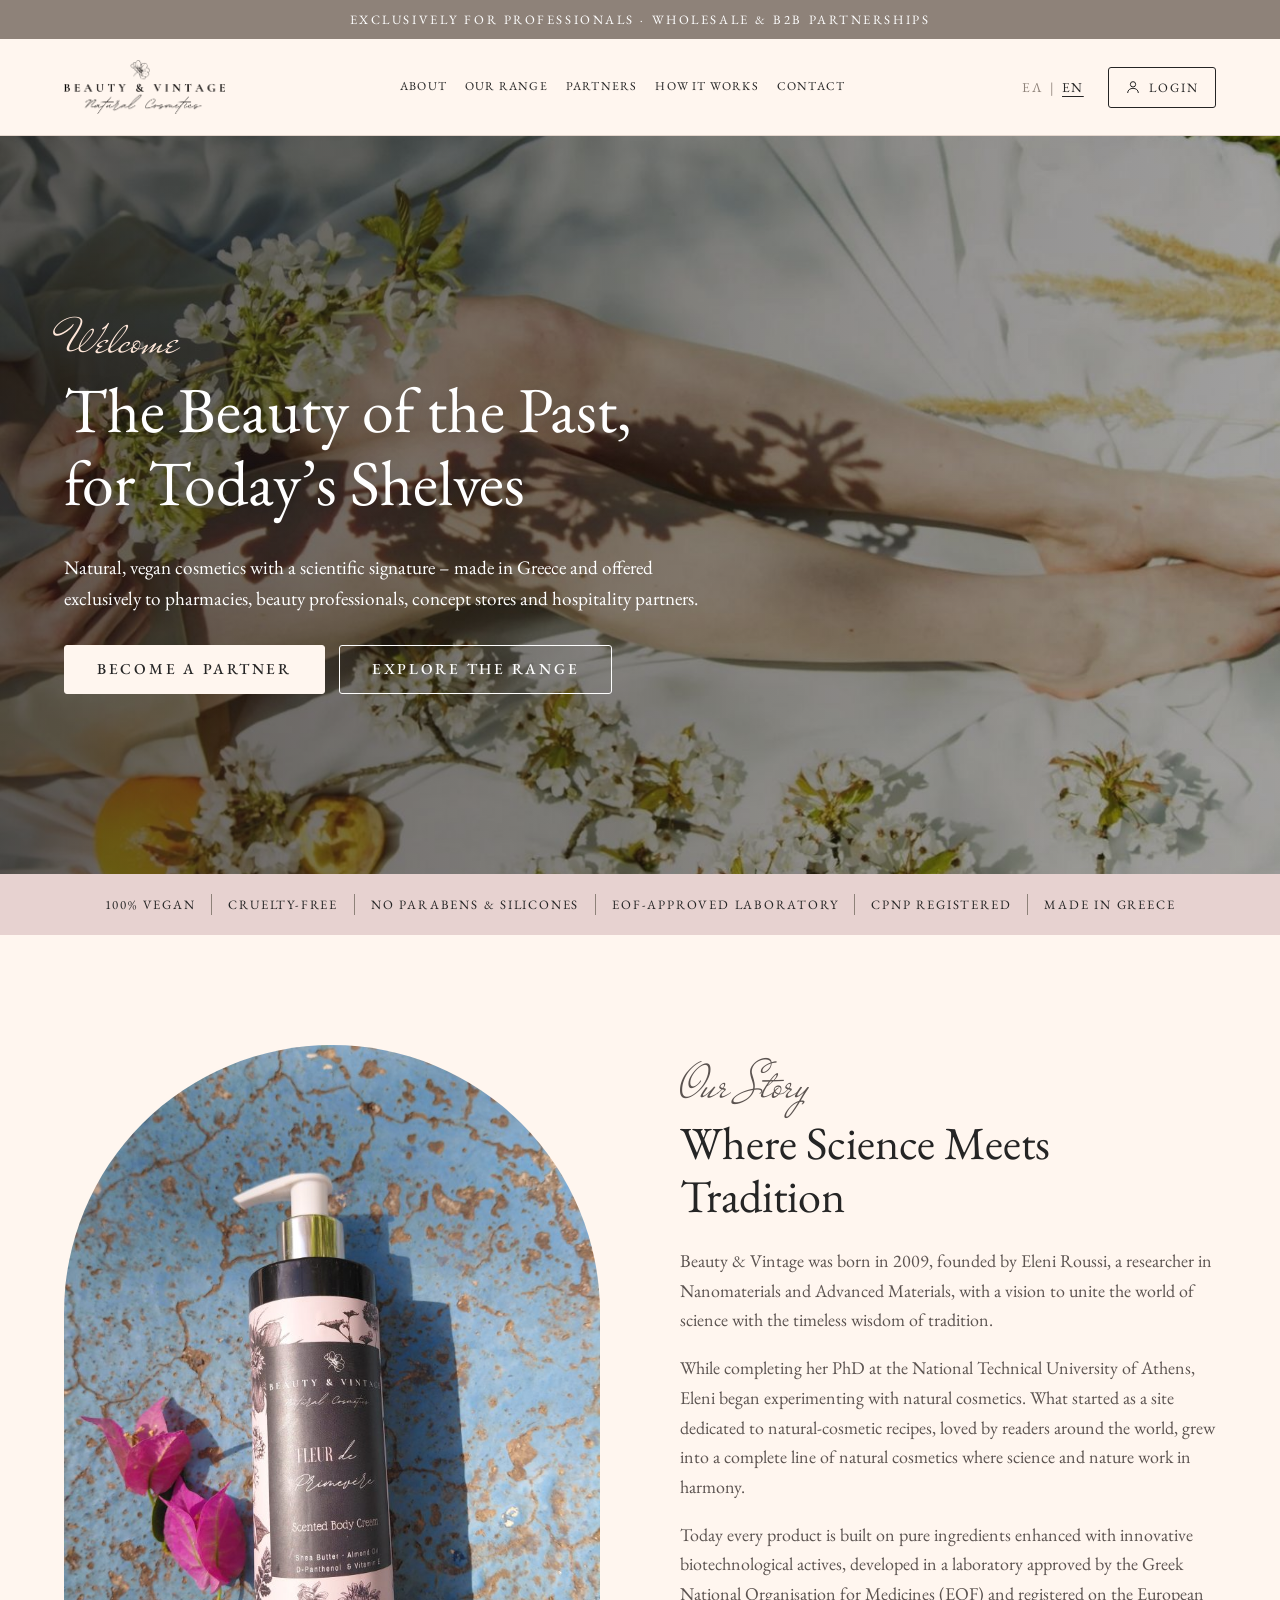
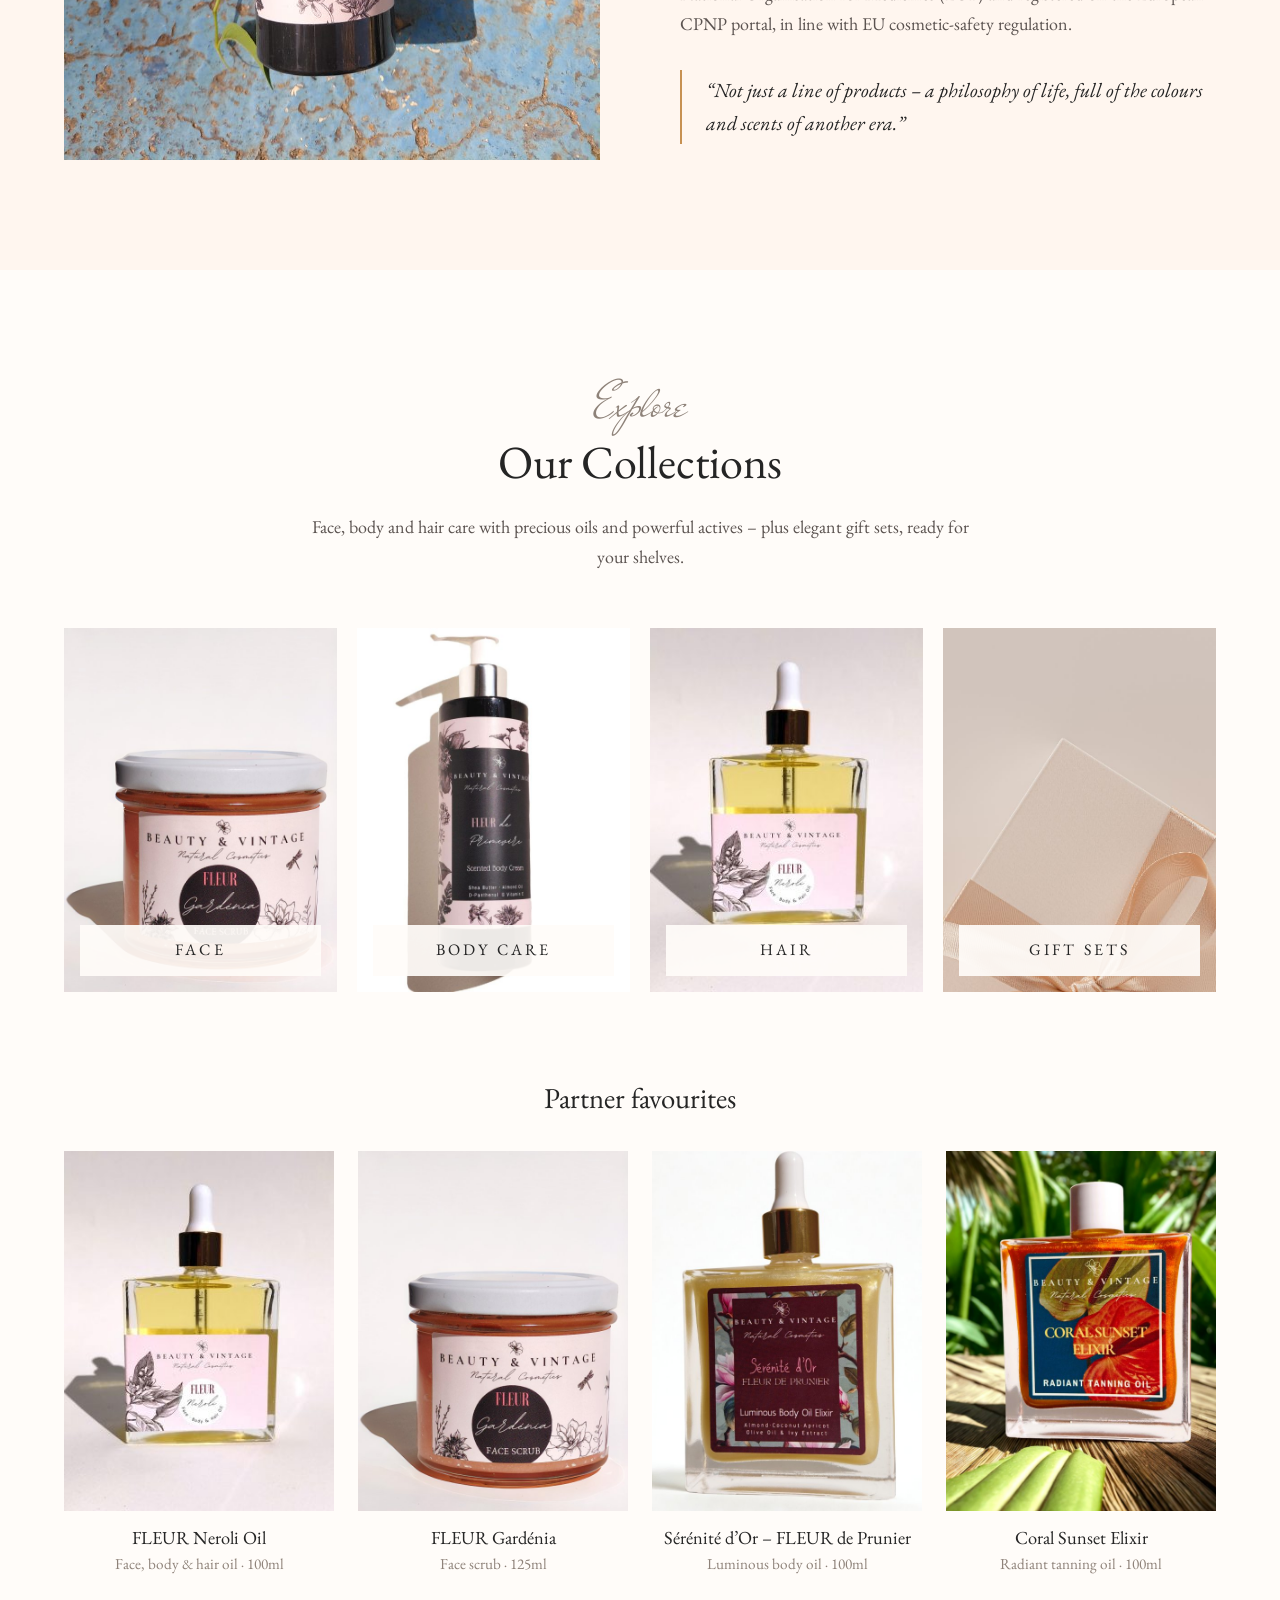
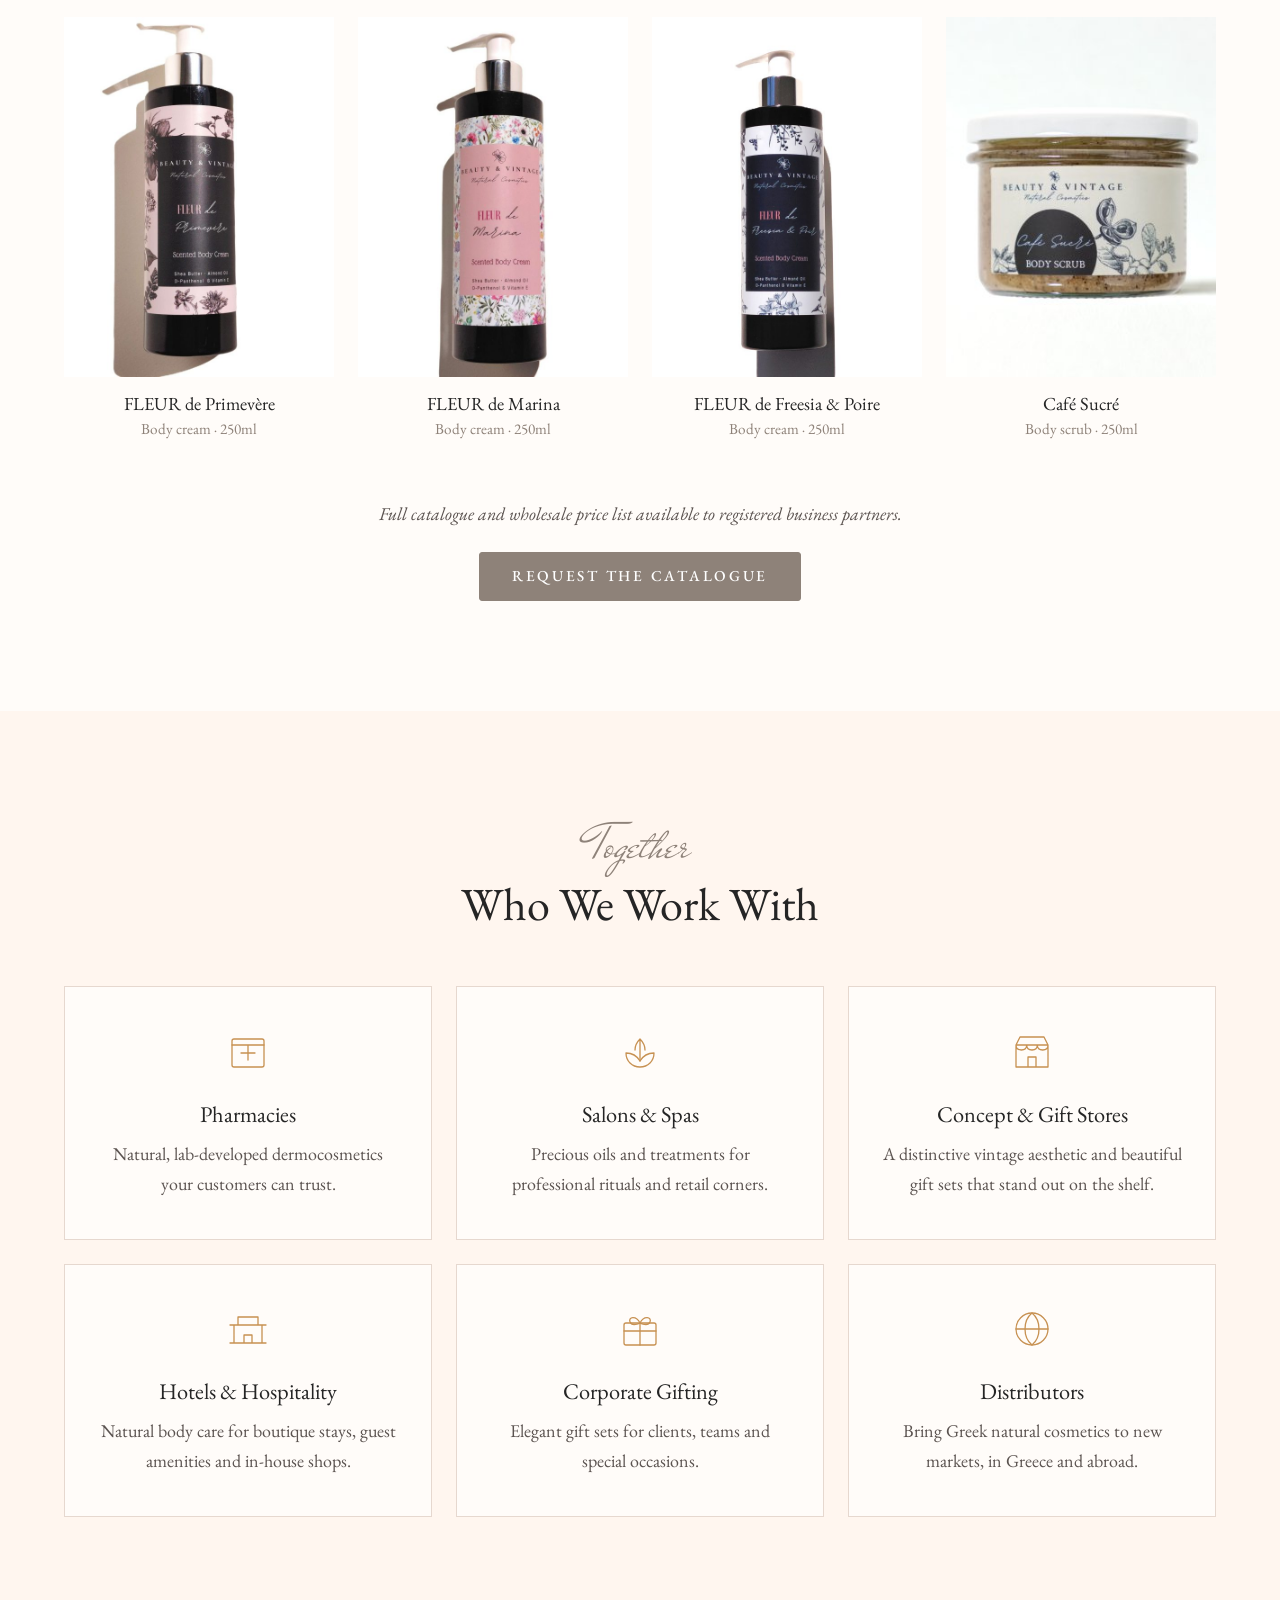
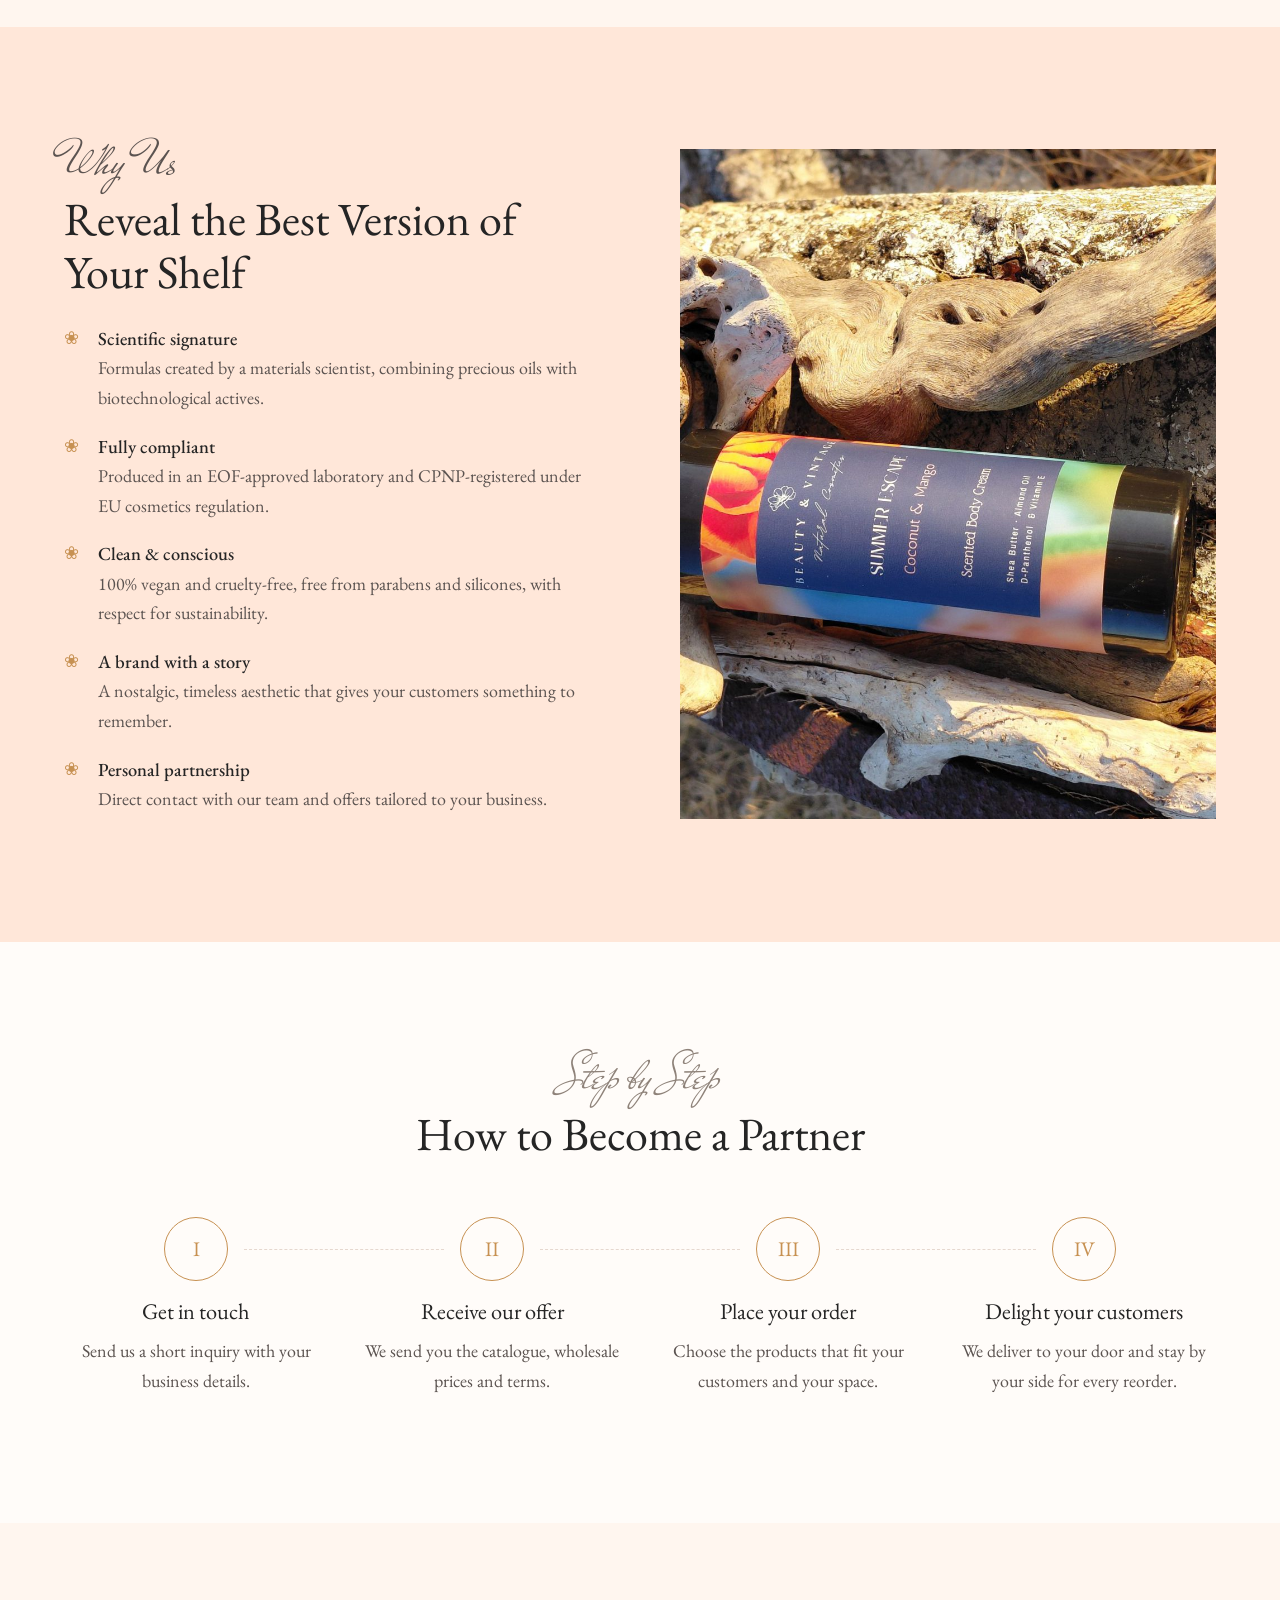
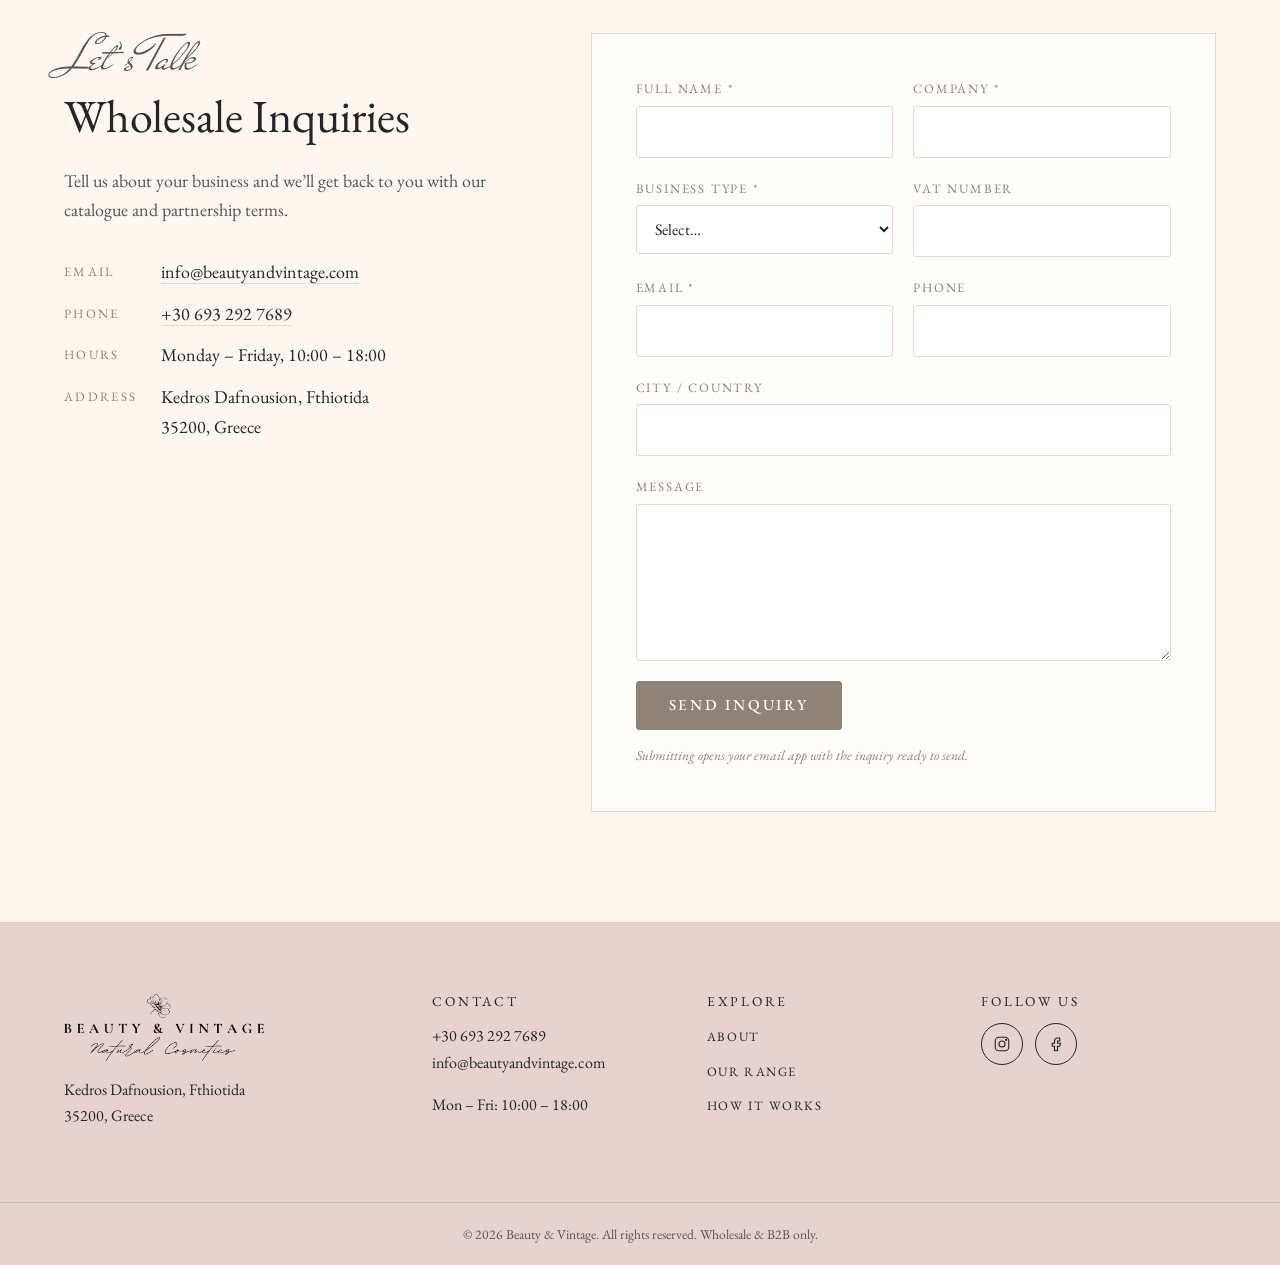
<file: index.html>
<!doctype html>
<html lang="en">
<head>
  <meta charset="utf-8">
  <meta name="viewport" content="width=device-width, initial-scale=1">
  <title>Beauty &amp; Vintage | Wholesale Natural Cosmetics</title>
  <meta name="description" content="Beauty & Vintage – natural, vegan cosmetics with a scientific signature, made in Greece. Wholesale and B2B partnerships for pharmacies, salons, spas, concept stores and hotels.">
  <meta property="og:title" content="Beauty & Vintage | Wholesale Natural Cosmetics">
  <meta property="og:description" content="Natural, vegan cosmetics made in Greece. Wholesale & B2B partnerships only.">
  <meta property="og:image" content="assets/img/hero.jpg">
  <meta property="og:type" content="website">
  <link rel="icon" type="image/png" href="assets/img/favicon.png">
  <link rel="preconnect" href="https://fonts.googleapis.com">
  <link rel="preconnect" href="https://fonts.gstatic.com" crossorigin>
  <link href="https://fonts.googleapis.com/css2?family=EB+Garamond:ital,wght@0,400..800;1,400..800&family=Mr+De+Haviland&display=swap" rel="stylesheet">
  <link rel="stylesheet" href="assets/css/style.css">
</head>
<body>

  <!-- Announcement bar -->
  <div class="topbar">
    <span lang="en">Exclusively for professionals &middot; Wholesale &amp; B2B partnerships</span>
    <span lang="el">Αποκλειστικά για επαγγελματίες &middot; Χονδρική &amp; B2B συνεργασίες</span>
  </div>

  <!-- Header -->
  <header class="header" id="top">
    <div class="header__inner container">
      <button class="nav-toggle" aria-label="Menu" aria-expanded="false" aria-controls="nav">
        <span></span><span></span><span></span>
      </button>

      <nav class="nav" id="nav">
        <a href="#about"><span lang="en">About</span><span lang="el">Η εταιρία</span></a>
        <a href="#range"><span lang="en">Our range</span><span lang="el">Προϊόντα</span></a>
        <a href="#partners"><span lang="en">Partners</span><span lang="el">Συνεργάτες</span></a>
        <a href="#how"><span lang="en">How it works</span><span lang="el">Διαδικασία</span></a>
        <a href="#contact"><span lang="en">Contact</span><span lang="el">Επικοινωνία</span></a>
      </nav>

      <a href="#top" class="logo" aria-label="Beauty &amp; Vintage – home">
        <img src="assets/img/logo.png" alt="Beauty &amp; Vintage – Natural Cosmetics" width="1314" height="441">
      </a>

      <div class="header__actions">
        <div class="lang-switch" role="group" aria-label="Language">
          <button type="button" data-set-lang="el">ΕΛ</button>
          <span aria-hidden="true">|</span>
          <button type="button" data-set-lang="en">EN</button>
        </div>
        <button type="button" class="login-btn" data-open-login>
          <svg viewBox="0 0 24 24" aria-hidden="true"><circle cx="12" cy="8" r="4"/><path d="M4 21c0-4.4 3.6-7 8-7s8 2.6 8 7"/></svg>
          <span lang="en">Login</span><span lang="el">Σύνδεση</span>
        </button>
      </div>
    </div>
  </header>

  <main>

    <!-- Hero -->
    <section class="hero">
      <div class="hero__content container">
        <p class="script">Welcome</p>
        <h1>
          <span lang="en">The Beauty of the Past,<br>for Today&rsquo;s Shelves</span>
          <span lang="el">Η Ομορφιά του Παρελθόντος<br>στα Ράφια του Σήμερα</span>
        </h1>
        <p class="hero__lead">
          <span lang="en">Natural, vegan cosmetics with a scientific signature &ndash; made in Greece and offered exclusively to pharmacies, beauty professionals, concept stores and hospitality partners.</span>
          <span lang="el">Φυσικά, vegan καλλυντικά με επιστημονική υπογραφή &ndash; φτιαγμένα στην Ελλάδα και διαθέσιμα αποκλειστικά σε φαρμακεία, επαγγελματίες ομορφιάς, concept stores και ξενοδοχειακές μονάδες.</span>
        </p>
        <div class="hero__ctas">
          <a href="#contact" class="btn btn--light"><span lang="en">Become a partner</span><span lang="el">Γίνετε συνεργάτης</span></a>
          <a href="#range" class="btn btn--ghost-light"><span lang="en">Explore the range</span><span lang="el">Δείτε τη σειρά</span></a>
        </div>
      </div>
    </section>

    <!-- Values strip -->
    <section class="values" aria-label="Product values">
      <ul class="values__list container">
        <li><span lang="en">100% Vegan</span><span lang="el">100% Vegan</span></li>
        <li><span lang="en">Cruelty-free</span><span lang="el">Cruelty-free</span></li>
        <li><span lang="en">No parabens &amp; silicones</span><span lang="el">Χωρίς parabens &amp; σιλικόνες</span></li>
        <li><span lang="en">EOF-approved laboratory</span><span lang="el">Εργαστήριο εγκεκριμένο από τον ΕΟΦ</span></li>
        <li><span lang="en">CPNP registered</span><span lang="el">Καταχωρημένα στο CPNP</span></li>
        <li><span lang="en">Made in Greece</span><span lang="el">Made in Greece</span></li>
      </ul>
    </section>

    <!-- About -->
    <section class="about section" id="about">
      <div class="container split">
        <figure class="split__media arch">
          <img src="assets/img/lifestyle1.jpg" alt="Beauty &amp; Vintage products" loading="lazy" width="768" height="1024">
        </figure>
        <div class="split__text">
          <p class="script">Our Story</p>
          <h2>
            <span lang="en">Where Science Meets Tradition</span>
            <span lang="el">Εκεί που η Επιστήμη Συναντά την Παράδοση</span>
          </h2>
          <div lang="en">
            <p>Beauty &amp; Vintage was born in 2009, founded by Eleni Roussi, a researcher in Nanomaterials and Advanced Materials, with a vision to unite the world of science with the timeless wisdom of tradition.</p>
            <p>While completing her PhD at the National Technical University of Athens, Eleni began experimenting with natural cosmetics. What started as a site dedicated to natural-cosmetic recipes, loved by readers around the world, grew into a complete line of natural cosmetics where science and nature work in harmony.</p>
            <p>Today every product is built on pure ingredients enhanced with innovative biotechnological actives, developed in a laboratory approved by the Greek National Organisation for Medicines (EOF) and registered on the European CPNP portal, in line with EU cosmetic-safety regulation.</p>
          </div>
          <div lang="el">
            <p>Το Beauty and Vintage γεννήθηκε το 2009 από την Ελένη Ρούσση, ερευνήτρια στον τομέα των Νανοϋλικών και Προηγμένων Υλικών, με όραμα να ενώσει τον κόσμο της επιστήμης με τη διαχρονική σοφία της παράδοσης.</p>
            <p>Καθώς ολοκλήρωνε το διδακτορικό της στο Εθνικό Μετσόβιο Πολυτεχνείο, η Ελένη άρχισε να πειραματίζεται με την παρασκευή φυσικών καλλυντικών. Ένα site αφιερωμένο σε συνταγές φυσικών καλλυντικών, που αγαπήθηκε από κοινό σε όλο τον κόσμο, εξελίχθηκε σε μια ολοκληρωμένη σειρά όπου η επιστήμη και η φύση συνεργάζονται αρμονικά.</p>
            <p>Σήμερα κάθε προϊόν βασίζεται σε αγνά συστατικά, ενισχυμένα με καινοτόμα βιοτεχνολογικά ενεργά συστατικά, αναπτύσσεται σε εργαστήριο εγκεκριμένο από τον ΕΟΦ και είναι καταχωρημένο στην ευρωπαϊκή πλατφόρμα CPNP, σύμφωνα με την ευρωπαϊκή νομοθεσία για την ασφάλεια των καλλυντικών.</p>
          </div>
          <blockquote>
            <span lang="en">&ldquo;Not just a line of products &ndash; a philosophy of life, full of the colours and scents of another era.&rdquo;</span>
            <span lang="el">&laquo;Δεν είναι απλώς μια σειρά προϊόντων. Είναι μια φιλοσοφία ζωής, γεμάτη από χρώματα και αρώματα μιας άλλης εποχής.&raquo;</span>
          </blockquote>
        </div>
      </div>
    </section>

    <!-- Range -->
    <section class="range section section--tint" id="range">
      <div class="container">
        <header class="section__head">
          <p class="script">Explore</p>
          <h2><span lang="en">Our Collections</span><span lang="el">Οι Συλλογές μας</span></h2>
          <p><span lang="en">Face, body and hair care with precious oils and powerful actives &ndash; plus elegant gift sets, ready for your shelves.</span><span lang="el">Περιποίηση για πρόσωπο, σώμα και μαλλιά με πολύτιμα έλαια και ισχυρά ενεργά συστατικά &ndash; καθώς και κομψά σετ δώρου, έτοιμα για τα ράφια σας.</span></p>
        </header>

        <div class="cats">
          <article class="cat">
            <img src="assets/img/p-gardenia.jpg" alt="" loading="lazy" width="600" height="800">
            <div class="cat__label"><span lang="en">Face</span><span lang="el">Πρόσωπο</span></div>
          </article>
          <article class="cat">
            <img src="assets/img/p-primevere.jpg" alt="" loading="lazy" width="600" height="800">
            <div class="cat__label"><span lang="en">Body Care</span><span lang="el">Σώμα</span></div>
          </article>
          <article class="cat">
            <img src="assets/img/p-neroli.jpg" alt="" loading="lazy" width="300" height="400">
            <div class="cat__label"><span lang="en">Hair</span><span lang="el">Μαλλιά</span></div>
          </article>
          <article class="cat">
            <img src="assets/img/feature.jpg" alt="" loading="lazy" width="591" height="1063">
            <div class="cat__label"><span lang="en">Gift Sets</span><span lang="el">Σετ Δώρων</span></div>
          </article>
        </div>

        <h3 class="subhead"><span lang="en">Partner favourites</span><span lang="el">Αγαπημένα των συνεργατών μας</span></h3>
        <div class="products">
          <article class="product">
            <img src="assets/img/p-neroli.jpg" alt="FLEUR Neroli Oil" loading="lazy" width="300" height="400">
            <h4>FLEUR Neroli Oil</h4>
            <p><span lang="en">Face, body &amp; hair oil &middot; 100ml</span><span lang="el">Έλαιο προσώπου, σώματος &amp; μαλλιών &middot; 100ml</span></p>
          </article>
          <article class="product">
            <img src="assets/img/p-gardenia.jpg" alt="FLEUR Gardénia Face Scrub" loading="lazy" width="600" height="800">
            <h4>FLEUR Gardénia</h4>
            <p><span lang="en">Face scrub &middot; 125ml</span><span lang="el">Απολέπιση προσώπου &middot; 125ml</span></p>
          </article>
          <article class="product">
            <img src="assets/img/p-prunier.jpg" alt="Sérénité d’Or – FLEUR de Prunier Luminous Body Oil" loading="lazy" width="600" height="800">
            <h4>Sérénité d&rsquo;Or &ndash; FLEUR de Prunier</h4>
            <p><span lang="en">Luminous body oil &middot; 100ml</span><span lang="el">Λαδάκι λάμψης σώματος &middot; 100ml</span></p>
          </article>
          <article class="product">
            <img src="assets/img/p-coral.jpg" alt="Coral Sunset Elixir Radiant Tanning Oil" loading="lazy" width="600" height="800">
            <h4>Coral Sunset Elixir</h4>
            <p><span lang="en">Radiant tanning oil &middot; 100ml</span><span lang="el">Λάδι μαυρίσματος &middot; 100ml</span></p>
          </article>
          <article class="product">
            <img src="assets/img/p-primevere.jpg" alt="FLEUR de Primevère Body Cream" loading="lazy" width="600" height="800">
            <h4>FLEUR de Primevère</h4>
            <p><span lang="en">Body cream &middot; 250ml</span><span lang="el">Κρέμα σώματος &middot; 250ml</span></p>
          </article>
          <article class="product">
            <img src="assets/img/p-marina.jpg" alt="FLEUR de Marina Body Cream" loading="lazy" width="600" height="800">
            <h4>FLEUR de Marina</h4>
            <p><span lang="en">Body cream &middot; 250ml</span><span lang="el">Κρέμα σώματος &middot; 250ml</span></p>
          </article>
          <article class="product">
            <img src="assets/img/p-freesia.jpg" alt="FLEUR de Freesia &amp; Poire Body Cream" loading="lazy" width="600" height="800">
            <h4>FLEUR de Freesia &amp; Poire</h4>
            <p><span lang="en">Body cream &middot; 250ml</span><span lang="el">Κρέμα σώματος &middot; 250ml</span></p>
          </article>
          <article class="product">
            <img src="assets/img/p-cafe.jpg" alt="Café Sucré Body Scrub" loading="lazy" width="300" height="400">
            <h4>Café Sucré</h4>
            <p><span lang="en">Body scrub &middot; 250ml</span><span lang="el">Απολέπιση σώματος &middot; 250ml</span></p>
          </article>
        </div>
        <p class="range__note">
          <span lang="en">Full catalogue and wholesale price list available to registered business partners.</span>
          <span lang="el">Ο πλήρης κατάλογος και ο τιμοκατάλογος χονδρικής είναι διαθέσιμοι στους εγγεγραμμένους επαγγελματίες συνεργάτες.</span>
        </p>
        <div class="center"><a href="#contact" class="btn"><span lang="en">Request the catalogue</span><span lang="el">Ζητήστε τον κατάλογο</span></a></div>
      </div>
    </section>

    <!-- Partners -->
    <section class="partners section" id="partners">
      <div class="container">
        <header class="section__head">
          <p class="script">Together</p>
          <h2><span lang="en">Who We Work With</span><span lang="el">Με Ποιους Συνεργαζόμαστε</span></h2>
        </header>
        <div class="cards">
          <article class="card">
            <svg class="card__icon" viewBox="0 0 48 48" aria-hidden="true"><rect x="8" y="12" width="32" height="28" rx="2"/><path d="M24 19v14M17 26h14M8 18h32"/></svg>
            <h3><span lang="en">Pharmacies</span><span lang="el">Φαρμακεία</span></h3>
            <p><span lang="en">Natural, lab-developed dermocosmetics your customers can trust.</span><span lang="el">Φυσικά, εργαστηριακά ανεπτυγμένα καλλυντικά που εμπιστεύονται οι πελάτες σας.</span></p>
          </article>
          <article class="card">
            <svg class="card__icon" viewBox="0 0 48 48" aria-hidden="true"><path d="M24 40c-8 0-14-6-14-14 6 0 11 3 14 8 3-5 8-8 14-8 0 8-6 14-14 14z"/><path d="M24 34c0-8 0-14 0-22M24 12c-3 3-5 7-5 11M24 12c3 3 5 7 5 11"/></svg>
            <h3><span lang="en">Salons &amp; Spas</span><span lang="el">Κομμωτήρια &amp; Spa</span></h3>
            <p><span lang="en">Precious oils and treatments for professional rituals and retail corners.</span><span lang="el">Πολύτιμα έλαια και προϊόντα για επαγγελματικές θεραπείες και γωνιές λιανικής.</span></p>
          </article>
          <article class="card">
            <svg class="card__icon" viewBox="0 0 48 48" aria-hidden="true"><path d="M8 18l4-8h24l4 8M8 18h32v22H8zM8 18c0 3 2 5 5.3 5S18.7 21 18.7 18c0 3 2 5 5.3 5s5.3-2 5.3-5c0 3 2 5 5.4 5S40 21 40 18M20 40V30h8v10"/></svg>
            <h3><span lang="en">Concept &amp; Gift Stores</span><span lang="el">Concept &amp; Gift Stores</span></h3>
            <p><span lang="en">A distinctive vintage aesthetic and beautiful gift sets that stand out on the shelf.</span><span lang="el">Ξεχωριστή vintage αισθητική και όμορφα σετ δώρου που ξεχωρίζουν στο ράφι.</span></p>
          </article>
          <article class="card">
            <svg class="card__icon" viewBox="0 0 48 48" aria-hidden="true"><path d="M6 38h36M10 38V20h28v18M6 20h36M14 20V12h20v8M20 38v-8h8v8"/></svg>
            <h3><span lang="en">Hotels &amp; Hospitality</span><span lang="el">Ξενοδοχεία &amp; Φιλοξενία</span></h3>
            <p><span lang="en">Natural body care for boutique stays, guest amenities and in-house shops.</span><span lang="el">Φυσική περιποίηση για boutique καταλύματα, amenities επισκεπτών και καταστήματα.</span></p>
          </article>
          <article class="card">
            <svg class="card__icon" viewBox="0 0 48 48" aria-hidden="true"><rect x="8" y="18" width="32" height="22" rx="2"/><path d="M8 26h32M24 18v22M24 18c-4-8-12-6-10-1s10 1 10 1zM24 18c4-8 12-6 10-1s-10 1-10 1z"/></svg>
            <h3><span lang="en">Corporate Gifting</span><span lang="el">Εταιρικά Δώρα</span></h3>
            <p><span lang="en">Elegant gift sets for clients, teams and special occasions.</span><span lang="el">Κομψά σετ δώρου για πελάτες, ομάδες και ξεχωριστές περιστάσεις.</span></p>
          </article>
          <article class="card">
            <svg class="card__icon" viewBox="0 0 48 48" aria-hidden="true"><circle cx="24" cy="24" r="16"/><path d="M8 24h32M24 8c5 4 7 10 7 16s-2 12-7 16c-5-4-7-10-7-16s2-12 7-16z"/></svg>
            <h3><span lang="en">Distributors</span><span lang="el">Διανομείς</span></h3>
            <p><span lang="en">Bring Greek natural cosmetics to new markets, in Greece and abroad.</span><span lang="el">Φέρτε τα ελληνικά φυσικά καλλυντικά σε νέες αγορές, στην Ελλάδα και το εξωτερικό.</span></p>
          </article>
        </div>
      </div>
    </section>

    <!-- Why us -->
    <section class="why section section--photo">
      <div class="container split split--reverse">
        <figure class="split__media">
          <img src="assets/img/lifestyle2.jpg" alt="Summer Escape scented body cream on driftwood" loading="lazy" width="1600" height="1200">
        </figure>
        <div class="split__text">
          <p class="script">Why Us</p>
          <h2><span lang="en">Reveal the Best Version of Your Shelf</span><span lang="el">Αναδείξτε την Καλύτερη Εκδοχή του Ραφιού σας</span></h2>
          <ul class="checklist">
            <li>
              <strong><span lang="en">Scientific signature</span><span lang="el">Επιστημονική υπογραφή</span></strong>
              <span lang="en">Formulas created by a materials scientist, combining precious oils with biotechnological actives.</span>
              <span lang="el">Φόρμουλες από ερευνήτρια επιστήμης υλικών, που συνδυάζουν πολύτιμα έλαια με βιοτεχνολογικά ενεργά.</span>
            </li>
            <li>
              <strong><span lang="en">Fully compliant</span><span lang="el">Πλήρης συμμόρφωση</span></strong>
              <span lang="en">Produced in an EOF-approved laboratory and CPNP-registered under EU cosmetics regulation.</span>
              <span lang="el">Παραγωγή σε εργαστήριο εγκεκριμένο από τον ΕΟΦ, με καταχώριση στο CPNP σύμφωνα με την ευρωπαϊκή νομοθεσία.</span>
            </li>
            <li>
              <strong><span lang="en">Clean &amp; conscious</span><span lang="el">Καθαρές &amp; συνειδητές φόρμουλες</span></strong>
              <span lang="en">100% vegan and cruelty-free, free from parabens and silicones, with respect for sustainability.</span>
              <span lang="el">100% vegan και cruelty-free, χωρίς parabens και σιλικόνες, με σεβασμό στη βιωσιμότητα.</span>
            </li>
            <li>
              <strong><span lang="en">A brand with a story</span><span lang="el">Ένα brand με ιστορία</span></strong>
              <span lang="en">A nostalgic, timeless aesthetic that gives your customers something to remember.</span>
              <span lang="el">Μια νοσταλγική, διαχρονική αισθητική που χαρίζει στους πελάτες σας μια εμπειρία να θυμούνται.</span>
            </li>
            <li>
              <strong><span lang="en">Personal partnership</span><span lang="el">Προσωπική συνεργασία</span></strong>
              <span lang="en">Direct contact with our team and offers tailored to your business.</span>
              <span lang="el">Άμεση επικοινωνία με την ομάδα μας και προτάσεις προσαρμοσμένες στην επιχείρησή σας.</span>
            </li>
          </ul>
        </div>
      </div>
    </section>

    <!-- How it works -->
    <section class="how section section--tint" id="how">
      <div class="container">
        <header class="section__head">
          <p class="script">Step by Step</p>
          <h2><span lang="en">How to Become a Partner</span><span lang="el">Πώς να Γίνετε Συνεργάτης</span></h2>
        </header>
        <ol class="steps">
          <li>
            <span class="steps__num">I</span>
            <h3><span lang="en">Get in touch</span><span lang="el">Επικοινωνήστε</span></h3>
            <p><span lang="en">Send us a short inquiry with your business details.</span><span lang="el">Στείλτε μας ένα σύντομο αίτημα με τα στοιχεία της επιχείρησής σας.</span></p>
          </li>
          <li>
            <span class="steps__num">II</span>
            <h3><span lang="en">Receive our offer</span><span lang="el">Λάβετε την πρότασή μας</span></h3>
            <p><span lang="en">We send you the catalogue, wholesale prices and terms.</span><span lang="el">Σας αποστέλλουμε κατάλογο, τιμές χονδρικής και όρους συνεργασίας.</span></p>
          </li>
          <li>
            <span class="steps__num">III</span>
            <h3><span lang="en">Place your order</span><span lang="el">Κάντε την παραγγελία σας</span></h3>
            <p><span lang="en">Choose the products that fit your customers and your space.</span><span lang="el">Επιλέξτε τα προϊόντα που ταιριάζουν στους πελάτες και στον χώρο σας.</span></p>
          </li>
          <li>
            <span class="steps__num">IV</span>
            <h3><span lang="en">Delight your customers</span><span lang="el">Χαρίστε μια εμπειρία</span></h3>
            <p><span lang="en">We deliver to your door and stay by your side for every reorder.</span><span lang="el">Παραδίδουμε στον χώρο σας και είμαστε δίπλα σας σε κάθε νέα παραγγελία.</span></p>
          </li>
        </ol>
      </div>
    </section>

    <!-- Consumer notice -->
     <!--
    <section class="notice-band">
      <div class="container notice-band__inner">
        <div>
          <h2><span lang="en">Shopping for yourself?</span><span lang="el">Αγοράζετε για εσάς;</span></h2>
          <p><span lang="en">This website serves business partners only &ndash; we do not sell to individuals here. Please visit one of our retailers to find your Beauty &amp; Vintage favourites.</span><span lang="el">Η ιστοσελίδα αυτή απευθύνεται μόνο σε επαγγελματίες &ndash; δεν πραγματοποιούμε πωλήσεις σε ιδιώτες. Επισκεφθείτε ένα από τα σημεία πώλησής μας για να βρείτε τα αγαπημένα σας Beauty &amp; Vintage.</span></p>
        </div>
        <a href="https://beautyandvintage.com/" class="btn btn--light" target="_blank" rel="noopener"><span lang="en">Visit the retail store</span><span lang="el">Μετάβαση στο κατάστημα</span></a>
      </div>
    </section>
  -->

    <!-- Contact -->
    <section class="contact section" id="contact">
      <div class="container contact__grid">
        <div class="contact__info">
          <p class="script">Let&rsquo;s Talk</p>
          <h2><span lang="en">Wholesale Inquiries</span><span lang="el">Αιτήματα Χονδρικής</span></h2>
          <p><span lang="en">Tell us about your business and we&rsquo;ll get back to you with our catalogue and partnership terms.</span><span lang="el">Πείτε μας για την επιχείρησή σας και θα επικοινωνήσουμε μαζί σας με τον κατάλογο και τους όρους συνεργασίας.</span></p>
          <dl class="contact__list">
            <dt><span lang="en">Email</span><span lang="el">Email</span></dt>
            <dd><a href="mailto:info@beautyandvintage.com">info@beautyandvintage.com</a></dd>
            <dt><span lang="en">Phone</span><span lang="el">Τηλέφωνο</span></dt>
            <dd><a href="tel:+306932927689">+30 693 292 7689</a></dd>
            <dt><span lang="en">Hours</span><span lang="el">Ωράριο</span></dt>
            <dd><span lang="en">Monday &ndash; Friday, 10:00 &ndash; 18:00</span><span lang="el">Δευτέρα &ndash; Παρασκευή, 10:00 &ndash; 18:00</span></dd>
            <dt><span lang="en">Address</span><span lang="el">Διεύθυνση</span></dt>
            <dd><span lang="en">Kedros Dafnousion, Fthiotida<br>35200, Greece</span><span lang="el">Κέδρος Δαφνουσίων, Φθιώτιδα<br>Τ.Κ. 35200</span></dd>
          </dl>
        </div>

        <form class="form" id="inquiry-form" novalidate>
          <div class="form__row">
            <label><span lang="en">Full name *</span><span lang="el">Ονοματεπώνυμο *</span>
              <input type="text" name="name" required autocomplete="name">
            </label>
            <label><span lang="en">Company *</span><span lang="el">Επωνυμία επιχείρησης *</span>
              <input type="text" name="company" required autocomplete="organization">
            </label>
          </div>
          <div class="form__row">
            <label><span lang="en">Business type *</span><span lang="el">Είδος επιχείρησης *</span>
              <select name="type" required>
                <option value="" data-en="Select…" data-el="Επιλέξτε…"></option>
                <option data-en="Pharmacy" data-el="Φαρμακείο"></option>
                <option data-en="Beauty salon / Spa" data-el="Κομμωτήριο / Spa"></option>
                <option data-en="Concept / Gift store" data-el="Concept / Gift store"></option>
                <option data-en="Hotel / Hospitality" data-el="Ξενοδοχείο / Φιλοξενία"></option>
                <option data-en="Corporate gifting" data-el="Εταιρικά δώρα"></option>
                <option data-en="Distributor" data-el="Διανομέας"></option>
                <option data-en="Other" data-el="Άλλο"></option>
              </select>
            </label>
            <label><span lang="en">VAT number</span><span lang="el">ΑΦΜ</span>
              <input type="text" name="vat">
            </label>
          </div>
          <div class="form__row">
            <label><span lang="en">Email *</span><span lang="el">Email *</span>
              <input type="email" name="email" required autocomplete="email">
            </label>
            <label><span lang="en">Phone</span><span lang="el">Τηλέφωνο</span>
              <input type="tel" name="phone" autocomplete="tel">
            </label>
          </div>
          <label><span lang="en">City / Country</span><span lang="el">Πόλη / Χώρα</span>
            <input type="text" name="location" autocomplete="address-level2">
          </label>
          <label><span lang="en">Message</span><span lang="el">Μήνυμα</span>
            <textarea name="message" rows="5"></textarea>
          </label>
          <p class="form__error" role="alert" hidden>
            <span lang="en">Please fill in all required fields with a valid email.</span>
            <span lang="el">Παρακαλούμε συμπληρώστε όλα τα υποχρεωτικά πεδία με έγκυρο email.</span>
          </p>
          <button type="submit" class="btn"><span lang="en">Send inquiry</span><span lang="el">Αποστολή αιτήματος</span></button>
          <p class="form__hint"><span lang="en">Submitting opens your email app with the inquiry ready to send.</span><span lang="el">Με την υποβολή ανοίγει η εφαρμογή email σας με το αίτημα έτοιμο προς αποστολή.</span></p>
        </form>
      </div>
    </section>

  </main>

  <!-- Footer -->
  <footer class="footer">
    <div class="container footer__grid">
      <div>
        <img src="assets/img/logo.png" alt="Beauty &amp; Vintage" class="footer__logo" width="1314" height="441" loading="lazy">
        <p>
          <span lang="en">Kedros Dafnousion, Fthiotida<br>35200, Greece</span>
          <span lang="el">Κέδρος Δαφνουσίων, Φθιώτιδα<br>Τ.Κ. 35200</span>
        </p>
      </div>
      <div>
        <h3><span lang="en">Contact</span><span lang="el">Επικοινωνία</span></h3>
        <p><a href="tel:+306932927689">+30 693 292 7689</a><br><a href="mailto:info@beautyandvintage.com">info@beautyandvintage.com</a></p>
        <p><span lang="en">Mon &ndash; Fri: 10:00 &ndash; 18:00</span><span lang="el">Δευτ &ndash; Παρ: 10:00 &ndash; 18:00</span></p>
      </div>
      <div>
        <h3><span lang="en">Explore</span><span lang="el">Πλοήγηση</span></h3>
        <ul class="footer__links">
          <li><a href="#about"><span lang="en">About</span><span lang="el">Η εταιρία</span></a></li>
          <li><a href="#range"><span lang="en">Our range</span><span lang="el">Προϊόντα</span></a></li>
          <li><a href="#how"><span lang="en">How it works</span><span lang="el">Διαδικασία</span></a></li>
         <!-- <li><a href="https://beautyandvintage.com/" target="_blank" rel="noopener"><span lang="en">Retail store</span><span lang="el">Κατάστημα λιανικής</span></a></li> -->
        </ul>
      </div>
      <div>
        <h3><span lang="en">Follow us</span><span lang="el">Ακολουθήστε μας</span></h3>
        <div class="social">
          <a href="https://www.instagram.com/beautyandvintageshop/" target="_blank" rel="noopener" aria-label="Instagram">
            <svg viewBox="0 0 24 24" aria-hidden="true"><rect x="3" y="3" width="18" height="18" rx="5"/><circle cx="12" cy="12" r="4"/><circle cx="17.5" cy="6.5" r="0.8" class="fill"/></svg>
          </a>
          <a href="https://www.facebook.com/profile.php?id=100057308814128" target="_blank" rel="noopener" aria-label="Facebook">
            <svg viewBox="0 0 24 24" aria-hidden="true"><path d="M14 8h3V4h-3a4 4 0 0 0-4 4v3H7v4h3v6h4v-6h3l1-4h-4V8z"/></svg>
          </a>
        </div>
      </div>
    </div>
    <p class="footer__copy">&copy; <span id="year">2026</span> Beauty &amp; Vintage. <span lang="en">All rights reserved. Wholesale &amp; B2B only.</span><span lang="el">Με επιφύλαξη παντός δικαιώματος. Μόνο χονδρική &amp; B2B.</span></p>
  </footer>

  <!-- Login dialog -->
  <dialog class="modal" id="login-modal" tabindex="-1" autofocus aria-labelledby="login-title">
    <button type="button" class="modal__close" data-close-modal aria-label="Close">&times;</button>

    <div class="modal__view" data-view="login">
      <img src="assets/img/favicon.png" alt="" class="modal__flower">
      <h2 id="login-title"><span lang="en">Partner Login</span><span lang="el">Σύνδεση Συνεργατών</span></h2>
      <form id="login-form" novalidate>
        <label><span lang="en">Email</span><span lang="el">Email</span>
          <input type="email" autocomplete="username">
        </label>
        <label><span lang="en">Password</span><span lang="el">Κωδικός</span>
          <input type="password" autocomplete="current-password">
        </label>
        <button type="submit" class="btn btn--block"><span lang="en">Sign in</span><span lang="el">Σύνδεση</span></button>
      </form>
    </div>

    <div class="modal__view" data-view="notice" hidden>
      <img src="assets/img/favicon.png" alt="" class="modal__flower">
      <h2><span lang="en">We Sell to Businesses Only</span><span lang="el">Πωλούμε Μόνο σε Επαγγελματίες</span></h2>
      <p><span lang="en">Thank you for your interest in Beauty &amp; Vintage! This website is dedicated exclusively to <strong>B2B / wholesale</strong> partners, so we are unable to accept personal orders or customer accounts here.</span><span lang="el">Σας ευχαριστούμε για το ενδιαφέρον σας για το Beauty &amp; Vintage! Η ιστοσελίδα αυτή απευθύνεται αποκλειστικά σε <strong>επαγγελματίες / χονδρική</strong>, επομένως δεν μπορούμε να δεχθούμε προσωπικές παραγγελίες ή λογαριασμούς πελατών.</span></p>
      <p><span lang="en">To purchase our products for yourself, please <strong>visit one of our retailers</strong>.</span><span lang="el">Για να αγοράσετε τα προϊόντα μας για προσωπική χρήση, παρακαλούμε <strong>επισκεφθείτε ένα από τα σημεία λιανικής πώλησης</strong>.</span></p>
      <a href="https://www.tofarmakeiomou.gr/" class="btn btn--block" target="_blank" rel="noopener"><span lang="en">Visit a retailer</span><span lang="el">Μετάβαση σε κατάστημα λιανικής</span></a>
      <p class="modal__small">
        <span lang="en">Are you a business?</span><span lang="el">Είστε επαγγελματίας;</span>
        <a href="#contact" data-close-modal><span lang="en">Request a partner account</span><span lang="el">Ζητήστε λογαριασμό συνεργάτη</span></a>
      </p>
    </div>
  </dialog>

  <script src="assets/js/main.js"></script>
</body>
</html>
</file>
<file: assets/css/style.css>
/* Beauty & Vintage – B2B site
   Palette and typography mirror beautyandvintage.com */

:root {
  --ink: #252525;
  --ink-soft: #5b5350;
  --cream: #fff6ef;
  --cream-light: #fffcf9;
  --peach: #ffe7d9;
  --pale-pink: #e7d2d0;
  --taupe: #8e8279;
  --taupe-hover: #b39b98;
  --gold: #c79152;
  --line: #e6d8cf;
  --white: #fff;

  --font: "EB Garamond", Georgia, serif;
  --script: "Mr De Haviland", cursive;

  --container: 1200px;
  --radius: 3px;
  --header-h: 96px;
}

*, *::before, *::after { box-sizing: border-box; }

html { scroll-behavior: smooth; scroll-padding-top: var(--header-h); }

body {
  margin: 0;
  font-family: var(--font);
  font-size: 18px;
  line-height: 1.65;
  color: var(--ink);
  background: var(--cream);
  -webkit-font-smoothing: antialiased;
}

img { max-width: 100%; display: block; }
a { color: inherit; }
h1, h2, h3, h4 { font-weight: 400; line-height: 1.15; margin: 0 0 .5em; }
h1 { font-size: clamp(2.4rem, 5vw, 4.2rem); }
h2 { font-size: clamp(2rem, 3.6vw, 3rem); }
h3 { font-size: 1.4rem; }
p { margin: 0 0 1em; }

/* Bilingual content: hide whichever language is not active */
html[lang="en"] [lang="el"]:not(html),
html[lang="el"] [lang="en"]:not(html) { display: none !important; }

.container { width: 100%; max-width: var(--container); margin: 0 auto; padding: 0 24px; }
.center { text-align: center; }

.script {
  font-family: var(--script);
  font-size: clamp(2.4rem, 4vw, 3.4rem);
  line-height: 1;
  color: var(--taupe);
  margin: 0 0 .1em;
}

/* Buttons */
.btn {
  display: inline-block;
  padding: 14px 32px;
  font-family: var(--font);
  font-size: .95rem;
  font-weight: 500;
  letter-spacing: .18em;
  text-transform: uppercase;
  text-decoration: none;
  line-height: 1.25;
  color: var(--white);
  background: var(--taupe);
  border: 1px solid var(--taupe);
  border-radius: var(--radius);
  cursor: pointer;
  transition: background .25s, color .25s, border-color .25s;
}
.btn:hover { background: var(--taupe-hover); border-color: var(--taupe-hover); }
.btn--light { background: var(--cream); color: var(--ink); border-color: var(--cream); }
.btn--light:hover { background: transparent; color: var(--white); border-color: var(--white); }
.btn--ghost-light { background: transparent; color: var(--white); border-color: var(--white); }
.btn--ghost-light:hover { background: var(--cream); color: var(--ink); border-color: var(--cream); }
.btn--block { display: block; width: 100%; text-align: center; }

/* Top bar */
.topbar {
  background: var(--taupe);
  color: var(--white);
  text-align: center;
  font-size: .8rem;
  letter-spacing: .2em;
  text-transform: uppercase;
  padding: 9px 16px;
}

/* Header */
.header {
  position: sticky;
  top: 0;
  z-index: 50;
  background: rgba(255, 246, 239, .96);
  backdrop-filter: blur(6px);
  border-bottom: 1px solid var(--line);
}
.header__inner {
  display: grid;
  grid-template-columns: auto 1fr auto;
  gap: 24px;
  align-items: center;
  height: var(--header-h);
}
.logo { grid-column: 1; grid-row: 1; }
.logo img { height: 66px; width: auto; }

.nav { grid-column: 2; grid-row: 1; justify-self: center; display: flex; gap: 22px; white-space: nowrap; }
.nav a, .footer__links a {
  text-decoration: none;
  font-size: .82rem;
  letter-spacing: .12em;
  text-transform: uppercase;
  position: relative;
}
.nav a::after {
  content: "";
  position: absolute;
  left: 0; bottom: -4px;
  width: 0; height: 1px;
  background: currentColor;
  transition: width .3s;
}
.nav a:hover::after { width: 100%; }

.header__actions { grid-column: 3; grid-row: 1; justify-self: end; display: flex; align-items: center; gap: 22px; }

.lang-switch { display: flex; align-items: center; gap: 6px; color: var(--taupe); font-size: .85rem; }
.lang-switch button {
  background: none; border: 0; padding: 2px; cursor: pointer;
  font: inherit; letter-spacing: .1em; color: var(--taupe);
}
.lang-switch button[aria-pressed="true"] { color: var(--ink); text-decoration: underline; text-underline-offset: 4px; }

.login-btn {
  display: inline-flex; align-items: center; gap: 8px;
  background: none; border: 1px solid var(--ink); border-radius: var(--radius);
  padding: 9px 16px; cursor: pointer;
  font: inherit; font-size: .8rem; letter-spacing: .16em; text-transform: uppercase; color: var(--ink);
  transition: background .25s, color .25s;
}
.login-btn:hover { background: var(--ink); color: var(--cream); }
.login-btn svg { width: 16px; height: 16px; fill: none; stroke: currentColor; stroke-width: 1.5; }

.nav-toggle {
  display: none;
  grid-column: 1; grid-row: 1;
  width: 32px; height: 24px;
  background: none; border: 0; padding: 0; cursor: pointer;
  flex-direction: column; justify-content: space-between;
}
.nav-toggle span { display: block; height: 1px; background: var(--ink); transition: transform .3s, opacity .3s; }
.nav-toggle[aria-expanded="true"] span:nth-child(1) { transform: translateY(11.5px) rotate(45deg); }
.nav-toggle[aria-expanded="true"] span:nth-child(2) { opacity: 0; }
.nav-toggle[aria-expanded="true"] span:nth-child(3) { transform: translateY(-11.5px) rotate(-45deg); }

/* Hero */
.hero {
  position: relative;
  min-height: min(82vh, 760px);
  display: flex;
  align-items: center;
  color: var(--white);
  background: url("../img/hero.jpg") center / cover no-repeat;
}
.hero::before {
  content: "";
  position: absolute; inset: 0;
  background: linear-gradient(90deg, rgba(37, 30, 28, .55) 0%, rgba(37, 30, 28, .25) 60%, rgba(37, 30, 28, .1) 100%);
}
.hero__content { position: relative; padding-top: 80px; padding-bottom: 80px; }
.hero .script { color: var(--peach); }
.hero h1 { max-width: 16em; text-shadow: 0 2px 20px rgba(0, 0, 0, .2); }
.hero__lead { max-width: 34em; font-size: 1.2rem; }
.hero__ctas { display: flex; flex-wrap: wrap; gap: 14px; margin-top: 30px; }

/* Values strip */
.values { background: var(--pale-pink); }
.values__list {
  list-style: none; margin: 0 auto; padding-top: 20px; padding-bottom: 20px;
  display: flex; flex-wrap: wrap; justify-content: center; gap: 10px 0;
}
.values__list li {
  font-size: .8rem; letter-spacing: .14em; text-transform: uppercase;
  padding: 0 16px;
}
.values__list li + li { border-left: 1px solid var(--taupe); }

/* Sections */
.section { padding: 110px 0; }
.section--tint { background: var(--cream-light); }
.section__head { text-align: center; max-width: 680px; margin: 0 auto 56px; }
.section__head p:not(.script) { color: var(--ink-soft); }

.split { display: grid; grid-template-columns: 1fr 1fr; gap: 80px; align-items: center; }
.split--reverse .split__media { order: 2; }
.split__media { margin: 0; }
.split__media img { width: 100%; height: 100%; object-fit: cover; }
.split__text p { color: var(--ink-soft); }
.arch img { height: auto; border-radius: 300px 300px 0 0; aspect-ratio: 3 / 4; }

blockquote {
  margin: 32px 0 0;
  padding: 4px 0 4px 24px;
  border-left: 2px solid var(--gold);
  font-style: italic;
  font-size: 1.25rem;
  color: var(--ink);
}

/* Range */
.cats { display: grid; grid-template-columns: repeat(4, 1fr); gap: 20px; margin-bottom: 90px; }
.cat { position: relative; overflow: hidden; aspect-ratio: 3 / 4; background: var(--pale-pink); }
.cat img { width: 100%; height: 100%; object-fit: cover; transition: transform .8s ease; }
.cat:hover img { transform: scale(1.05); }
.cat__label {
  position: absolute; left: 16px; right: 16px; bottom: 16px;
  background: rgba(255, 252, 249, .92);
  text-align: center; padding: 12px;
  font-size: 1rem; letter-spacing: .2em; text-transform: uppercase;
}

.subhead { text-align: center; font-size: 1.8rem; margin-bottom: 36px; }
.products { display: grid; grid-template-columns: repeat(4, 1fr); gap: 40px 24px; }
.product { text-align: center; }
.product img { width: 100%; height: auto; aspect-ratio: 3 / 4; object-fit: cover; margin-bottom: 16px; background: var(--pale-pink); }
.product h4 { font-size: 1.15rem; margin-bottom: .2em; }
.product p { font-size: .95rem; color: var(--taupe); margin: 0; }
.range__note { text-align: center; color: var(--ink-soft); font-style: italic; margin: 56px 0 24px; }

/* Partner cards */
.cards { display: grid; grid-template-columns: repeat(3, 1fr); gap: 24px; }
.card {
  background: var(--cream-light);
  border: 1px solid var(--line);
  padding: 40px 32px;
  text-align: center;
  transition: transform .3s, box-shadow .3s;
}
.card:hover { transform: translateY(-4px); box-shadow: 0 14px 30px rgba(142, 130, 121, .15); }
.card__icon { width: 48px; height: 48px; margin: 0 auto 18px; fill: none; stroke: var(--gold); stroke-width: 1.3; stroke-linejoin: round; stroke-linecap: round; }
.card p { color: var(--ink-soft); margin: 0; }

/* Why us */
.section--photo { background: var(--peach); }
.section--photo .split__media img { height: auto; aspect-ratio: 4 / 5; }
.checklist { list-style: none; padding: 0; margin: 24px 0 0; }
.checklist li {
  position: relative;
  padding: 0 0 18px 34px;
  color: var(--ink-soft);
}
.checklist li::before {
  content: "\2740";
  position: absolute; left: 0; top: 0;
  color: var(--gold);
}
.checklist strong { display: block; font-weight: 500; color: var(--ink); font-size: 1.15rem; }

/* Steps */
.steps { list-style: none; padding: 0; margin: 0; display: grid; grid-template-columns: repeat(4, 1fr); gap: 32px; counter-reset: s; }
.steps li { text-align: center; position: relative; }
.steps__num {
  display: inline-flex; align-items: center; justify-content: center;
  width: 64px; height: 64px; margin-bottom: 18px;
  border: 1px solid var(--gold); border-radius: 50%;
  color: var(--gold); font-size: 1.3rem;
}
.steps li:not(:last-child)::after {
  content: "";
  position: absolute; top: 32px; left: calc(50% + 48px); right: calc(-50% + 16px);
  border-top: 1px dashed var(--line);
}
.steps p { color: var(--ink-soft); }

/* Consumer notice band */
.notice-band { background: var(--taupe); color: var(--white); padding: 56px 0; }
.notice-band__inner { display: flex; align-items: center; justify-content: space-between; gap: 40px; }
.notice-band h2 { font-size: 2rem; }
.notice-band p { margin: 0; max-width: 46em; opacity: .92; }
.notice-band .btn { flex-shrink: 0; }

/* Contact */
.contact__grid { display: grid; grid-template-columns: 5fr 7fr; gap: 80px; }
.contact__info > p { color: var(--ink-soft); }
.contact__list { margin: 32px 0 0; display: grid; grid-template-columns: auto 1fr; gap: 12px 24px; }
.contact__list dt { font-size: .8rem; letter-spacing: .18em; text-transform: uppercase; color: var(--taupe); padding-top: 4px; }
.contact__list dd { margin: 0; }
.contact__list a { text-decoration: none; border-bottom: 1px solid var(--line); }

.form { background: var(--cream-light); border: 1px solid var(--line); padding: 44px; }
.form__row { display: grid; grid-template-columns: 1fr 1fr; gap: 20px; }
label { display: block; font-size: .8rem; letter-spacing: .14em; text-transform: uppercase; color: var(--taupe); margin-bottom: 20px; }
input, select, textarea {
  display: block; width: 100%; margin-top: 6px;
  padding: 12px 14px;
  font: inherit; font-size: 1rem; letter-spacing: normal; text-transform: none; color: var(--ink);
  background: var(--white);
  border: 1px solid var(--line); border-radius: var(--radius);
  transition: border-color .2s;
}
input:focus, select:focus, textarea:focus { outline: none; border-color: var(--taupe); }
.is-invalid { border-color: #b4574a; }
textarea { resize: vertical; }
.form__error { color: #b4574a; font-size: .95rem; }
.form__hint { font-size: .85rem; color: var(--taupe); margin: 14px 0 0; font-style: italic; }

/* Footer */
.footer { background: var(--pale-pink); padding: 72px 0 0; font-size: 1rem; }
.footer__grid { display: grid; grid-template-columns: 1.4fr 1fr 1fr 1fr; gap: 40px; }
.footer h3 { font-size: .85rem; letter-spacing: .2em; text-transform: uppercase; margin-bottom: 1em; }
.footer a { text-decoration: none; }
.footer a:hover { color: var(--taupe); }
.footer__logo { width: 200px; height: auto; margin-bottom: 16px; }
.footer__links { list-style: none; padding: 0; margin: 0; }
.footer__links li { margin-bottom: 8px; }
.footer__links a { font-size: .8rem; }
.social { display: flex; gap: 12px; }
.social a {
  display: inline-flex; align-items: center; justify-content: center;
  width: 42px; height: 42px; border: 1px solid var(--ink); border-radius: 50%;
  transition: background .25s, color .25s;
}
.social a:hover { background: var(--ink); color: var(--pale-pink); }
.social svg { width: 18px; height: 18px; fill: none; stroke: currentColor; stroke-width: 1.5; }
.social svg .fill { fill: currentColor; }
.footer__copy {
  text-align: center; margin: 56px 0 0; padding: 20px 16px;
  border-top: 1px solid rgba(142, 130, 121, .35);
  font-size: .85rem; color: var(--ink-soft);
}

/* Modal */
.modal {
  width: min(460px, calc(100% - 32px));
  padding: 48px 40px 40px;
  border: 0;
  background: var(--cream);
  color: var(--ink);
  text-align: center;
  box-shadow: 0 30px 80px rgba(37, 30, 28, .3);
}
.modal:focus { outline: none; }
.modal::backdrop { background: rgba(37, 30, 28, .55); backdrop-filter: blur(2px); }
.modal[open] { animation: pop .35s ease; }
@keyframes pop { from { opacity: 0; transform: translateY(12px); } to { opacity: 1; transform: none; } }
.modal__close {
  position: absolute; top: 10px; right: 14px;
  background: none; border: 0; cursor: pointer;
  font-size: 2rem; line-height: 1; color: var(--taupe);
}
.modal__flower { width: 64px; margin: 0 auto 12px; }
.modal h2 { font-size: 1.9rem; }
.modal form { text-align: left; margin-top: 20px; }
.modal p { color: var(--ink-soft); }
.modal .btn { margin-top: 8px; }
.modal__small { font-size: .95rem; margin: 22px 0 0; }
.modal__small a { color: var(--ink); }

/* Reveal on scroll */
.reveal { opacity: 0; transform: translateY(24px); transition: opacity .9s ease, transform .9s ease; }
.reveal.is-visible { opacity: 1; transform: none; }

/* Responsive */
@media (max-width: 1280px) {
  .nav { gap: 18px; }
  .nav a { font-size: .75rem; letter-spacing: .1em; }
  .logo img { height: 54px; }
}

@media (max-width: 1080px) {
  :root { --header-h: 76px; }
  .header__inner { grid-template-columns: auto 1fr auto; }
  .nav-toggle { display: flex; }
  .logo { grid-column: 2; justify-self: center; }
  .nav {
    position: absolute; top: 100%; left: 0; right: 0;
    flex-direction: column; gap: 0;
    background: var(--cream);
    border-bottom: 1px solid var(--line);
    max-height: 0; overflow: hidden;
    transition: max-height .35s ease;
  }
  .nav.is-open { max-height: 400px; }
  .nav a { padding: 16px 24px; border-top: 1px solid var(--line); font-size: .85rem; }
  .nav a::after { display: none; }
  .logo img { height: 48px; }
  .login-btn span { display: none !important; }
  .login-btn { padding: 9px; border-radius: 50%; }

  .section { padding: 80px 0; }
  .split, .contact__grid { grid-template-columns: 1fr; gap: 48px; }
  .split--reverse .split__media { order: 0; }
  .arch { max-width: 420px; margin: 0 auto; }
  .cats, .products { grid-template-columns: repeat(2, 1fr); }
  .cards { grid-template-columns: repeat(2, 1fr); }
  .steps { grid-template-columns: repeat(2, 1fr); }
  .steps li::after { display: none; }
  .notice-band__inner { flex-direction: column; align-items: flex-start; }
  .values__list { gap: 10px 20px; }
  .values__list li { padding: 0; }
  .values__list li + li { border-left: 0; }
  .footer__grid { grid-template-columns: 1fr 1fr; }
}

@media (max-width: 560px) {
  body { font-size: 17px; }
  .container { padding: 0 16px; }
  .topbar { font-size: .68rem; letter-spacing: .12em; }
  .header__actions { gap: 12px; }
  .logo img { height: 40px; }
  .values__list li { padding: 0 12px; font-size: .72rem; }
  .cats { gap: 12px; }
  .cat__label { left: 8px; right: 8px; bottom: 8px; padding: 8px; font-size: .8rem; letter-spacing: .12em; }
  .products { gap: 28px 14px; }
  .cards, .steps, .form__row, .footer__grid { grid-template-columns: 1fr; }
  .form__row { gap: 0; }
  .form { padding: 28px 20px; }
  .contact__list { grid-template-columns: 1fr; gap: 2px; }
  .contact__list dd { margin-bottom: 12px; }
  .modal { padding: 44px 22px 28px; }
}

@media (prefers-reduced-motion: reduce) {
  html { scroll-behavior: auto; }
  .reveal { opacity: 1; transform: none; transition: none; }
  * { animation: none !important; }
}
</file>
